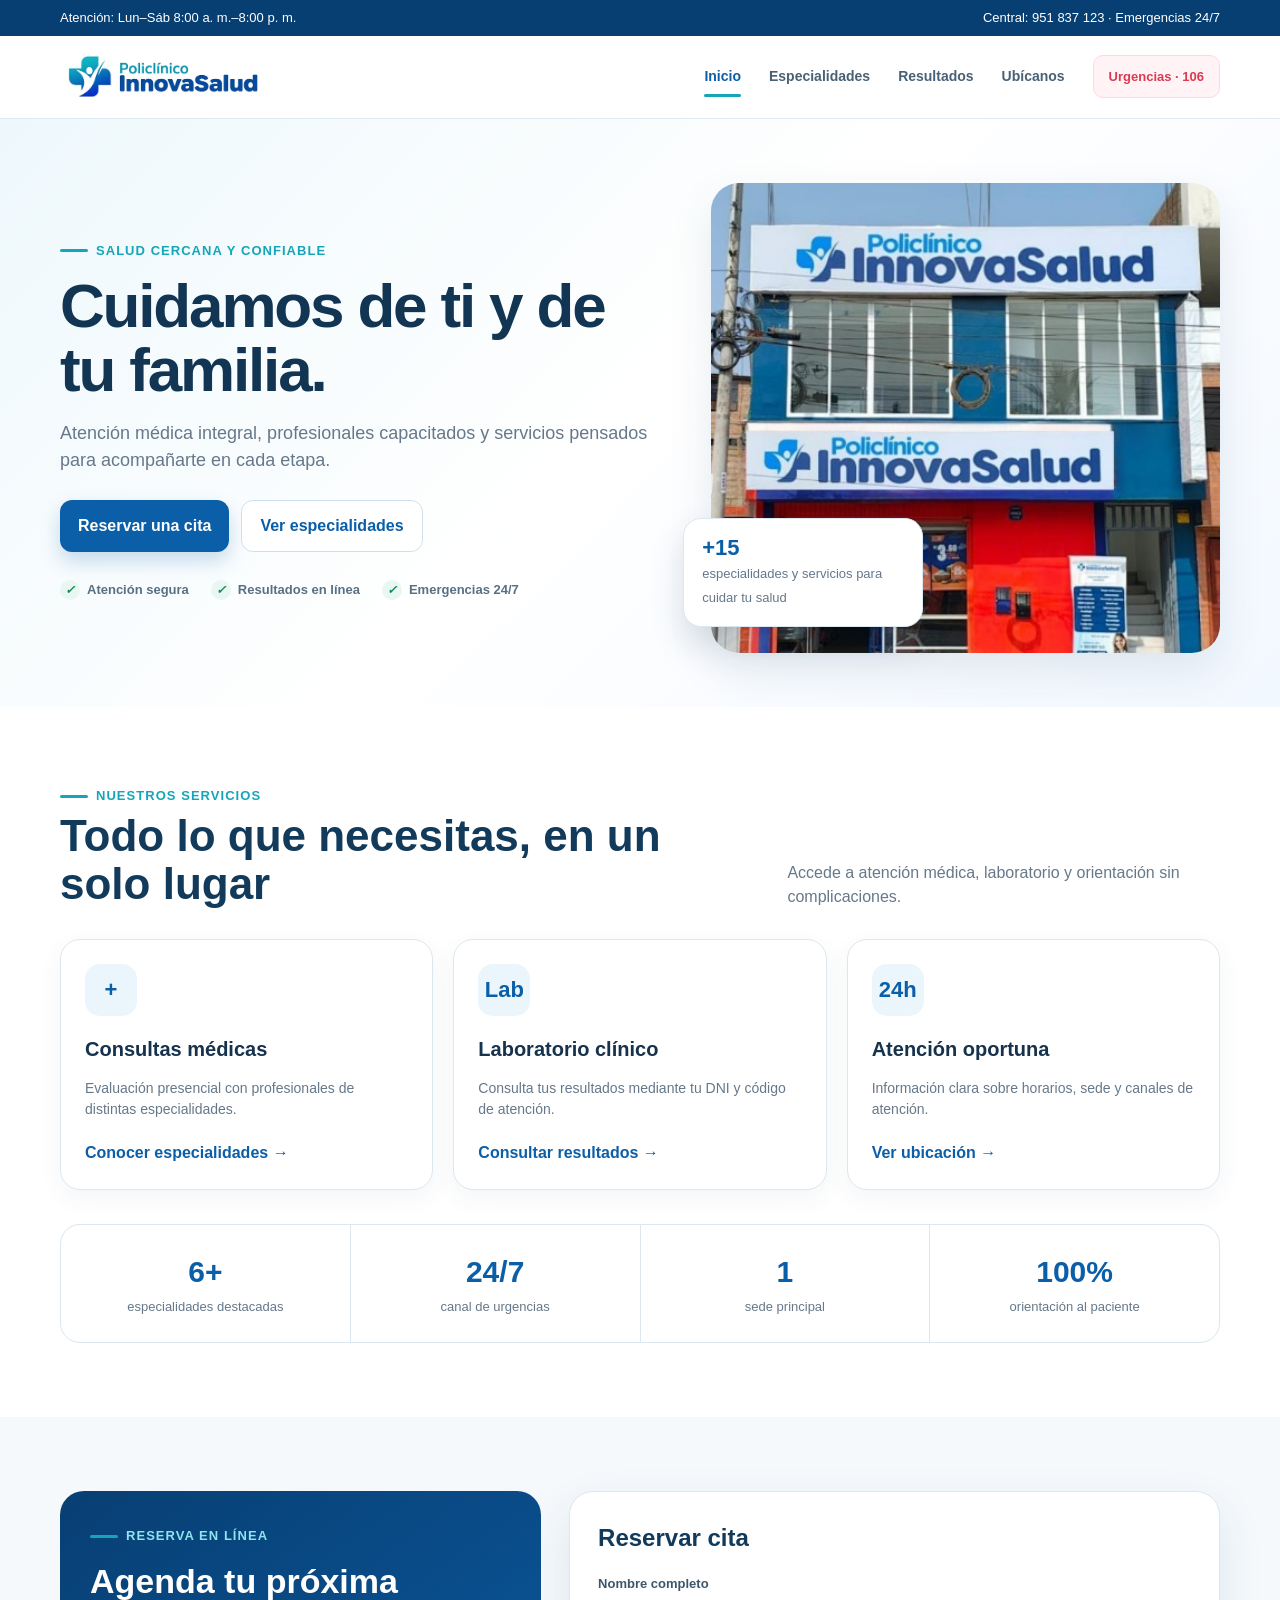
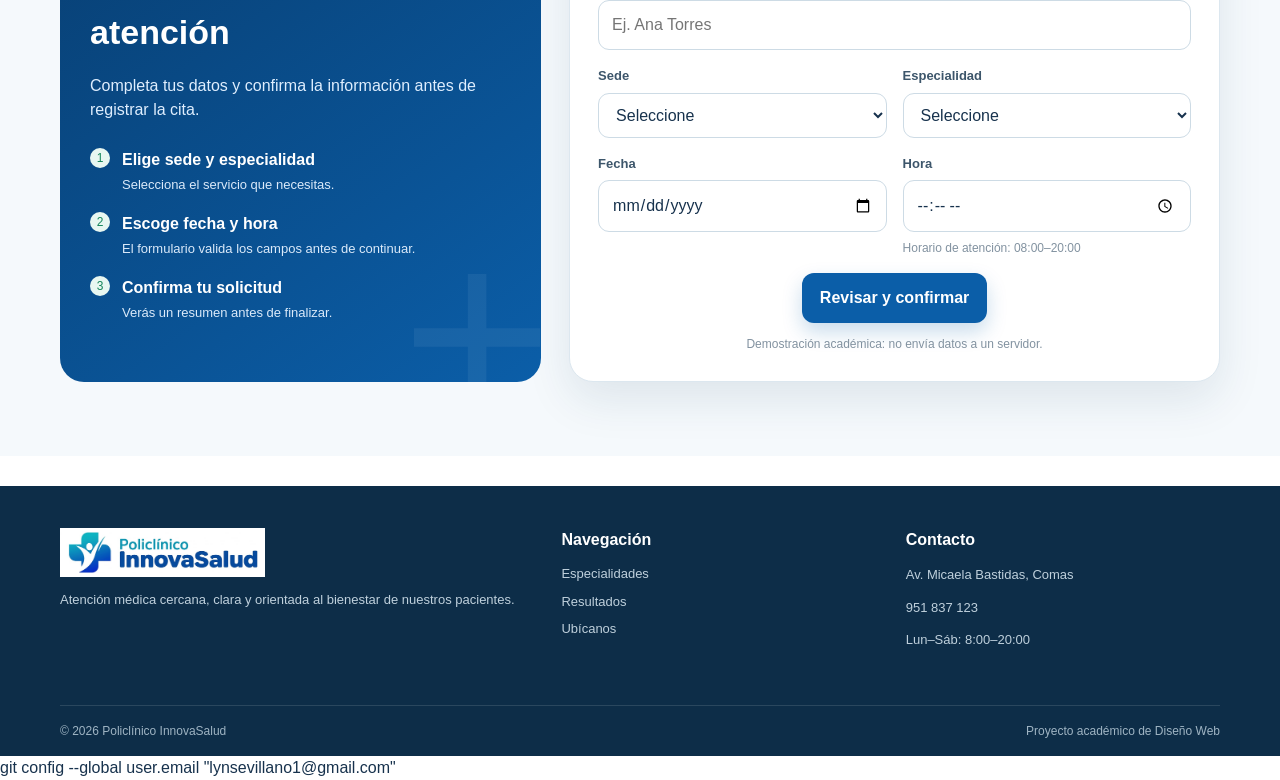
<file: docs/index.html>
<!doctype html>
<html lang="es">
<head>
  <meta charset="utf-8"><meta name="viewport" content="width=device-width,initial-scale=1">
  <meta name="description" content="Policlínico InnovaSalud: consultas médicas, laboratorio y atención integral.">
  <title>InnovaSalud | Cuidamos de ti</title>
  <link rel="icon" href="images/favicon.ico"><link rel="stylesheet" href="css/estilos.css">
</head>
<body>
<div class="topbar"><div class="container"><span>Atención: Lun–Sáb 8:00 a. m.–8:00 p. m.</span><span>Central: 951 837 123 · Emergencias 24/7</span></div></div>
<header class="site-header"><div class="container header-row">
  <a class="brand" href="index.html"><img class="logo" src="images/2440c59b-79b4-4a6a-9def-8b9b01d9d126.jpg" alt="Policlínico InnovaSalud"></a>
  <button class="menu-btn" aria-label="Abrir menú" aria-expanded="false">☰</button>
  <nav class="nav"><a class="activo" href="index.html">Inicio</a><a href="especialidades.html">Especialidades</a><a href="resultados.html">Resultados</a><a href="ubicanos.html">Ubícanos</a></nav>
  <span class="header-cta header-cta-static" aria-label="Urgencias 106">Urgencias · 106</span>
</div></header>

<main>
<section class="hero"><div class="container hero-grid">
  <div>
    <span class="kicker">Salud cercana y confiable</span>
    <h1>Cuidamos de ti y de tu familia.</h1>
    <p class="lead">Atención médica integral, profesionales capacitados y servicios pensados para acompañarte en cada etapa.</p>
    <div class="hero-actions"><a class="btn btn-primary" href="#reservar">Reservar una cita</a><a class="btn btn-secondary" href="especialidades.html">Ver especialidades</a></div>
    <div class="trust-row"><span class="trust-item"><i class="check">✓</i>Atención segura</span><span class="trust-item"><i class="check">✓</i>Resultados en línea</span><span class="trust-item"><i class="check">✓</i>Emergencias 24/7</span></div>
  </div>
  <div class="hero-media"><img class="hero-photo" src="images/1.jpg" alt="Sede del Policlínico InnovaSalud"><div class="floating-card"><strong>+15</strong><span>especialidades y servicios para cuidar tu salud</span></div></div>
</div></section>

<section class="section"><div class="container">
  <div class="section-head"><div><span class="kicker">Nuestros servicios</span><h2>Todo lo que necesitas, en un solo lugar</h2></div><p>Accede a atención médica, laboratorio y orientación sin complicaciones.</p></div>
  <div class="cards-3">
    <article class="service-card"><div class="icon-box">+</div><h3>Consultas médicas</h3><p>Evaluación presencial con profesionales de distintas especialidades.</p><a class="text-link" href="especialidades.html">Conocer especialidades →</a></article>
    <article class="service-card"><div class="icon-box">Lab</div><h3>Laboratorio clínico</h3><p>Consulta tus resultados mediante tu DNI y código de atención.</p><a class="text-link" href="resultados.html">Consultar resultados →</a></article>
    <article class="service-card"><div class="icon-box">24h</div><h3>Atención oportuna</h3><p>Información clara sobre horarios, sede y canales de atención.</p><a class="text-link" href="ubicanos.html">Ver ubicación →</a></article>
  </div>
  <div class="metrics"><div class="metric"><strong>6+</strong><span>especialidades destacadas</span></div><div class="metric"><strong>24/7</strong><span>canal de urgencias</span></div><div class="metric"><strong>1</strong><span>sede principal</span></div><div class="metric"><strong>100%</strong><span>orientación al paciente</span></div></div>
</div></section>

<section id="reservar" class="section section-soft"><div class="container booking-wrap">
  <div class="booking-info"><span class="kicker" style="color:#8ee5ee">Reserva en línea</span><h2>Agenda tu próxima atención</h2><p>Completa tus datos y confirma la información antes de registrar la cita.</p><div class="booking-points"><div class="booking-point"><div class="check">1</div><div><b>Elige sede y especialidad</b><span>Selecciona el servicio que necesitas.</span></div></div><div class="booking-point"><div class="check">2</div><div><b>Escoge fecha y hora</b><span>El formulario valida los campos antes de continuar.</span></div></div><div class="booking-point"><div class="check">3</div><div><b>Confirma tu solicitud</b><span>Verás un resumen antes de finalizar.</span></div></div></div></div>
  <div class="form-card"><h2>Reservar cita</h2><form id="formReserva" class="form-grid">
    <div class="field full"><label for="nombre">Nombre completo</label><input id="nombre" name="nombre" autocomplete="name" placeholder="Ej. Ana Torres" required minlength="3"></div>
    <div class="field"><label for="sede">Sede</label><select id="sede" name="sede" required><option value="">Seleccione</option><option>Sede Comas</option></select></div>
    <div class="field"><label for="especialidadCita">Especialidad</label><select id="especialidadCita" name="especialidad" required><option value="">Seleccione</option><option>Medicina General</option><option>Pediatría</option><option>Odontología</option><option>Cardiología</option><option>Traumatología</option><option>Ginecología</option></select></div>
    <div class="field"><label for="fechaCita">Fecha</label><input id="fechaCita" name="fecha" type="date" required></div>
    <div class="field"><label for="horaCita">Hora</label><input id="horaCita" name="hora" type="time" min="08:00" max="20:00" required><span class="helper">Horario de atención: 08:00–20:00</span></div>
    <div class="field full form-actions"><button class="btn btn-primary" type="submit">Revisar y confirmar</button><span class="helper">Demostración académica: no envía datos a un servidor.</span></div>
  </form></div>
</div></section>
</main>

<footer><div class="container footer-grid"><div><img class="logo" src="images/2440c59b-79b4-4a6a-9def-8b9b01d9d126.jpg" alt="InnovaSalud"><p>Atención médica cercana, clara y orientada al bienestar de nuestros pacientes.</p></div><div><h4>Navegación</h4><div class="footer-links"><a href="especialidades.html">Especialidades</a><a href="resultados.html">Resultados</a><a href="ubicanos.html">Ubícanos</a></div></div><div><h4>Contacto</h4><p>Av. Micaela Bastidas, Comas</p><p>951 837 123</p><p>Lun–Sáb: 8:00–20:00</p></div></div><div class="container footer-bottom"><span>© 2026 Policlínico InnovaSalud</span><span>Proyecto académico de Diseño Web</span></div></footer>

<div id="appointmentModal" class="modal-backdrop" role="dialog" aria-modal="true" aria-labelledby="modalTitle"><div class="modal"><h3 id="modalTitle">Confirma tu cita</h3><p>Revisa los datos antes de registrar la solicitud.</p><div id="appointmentSummary" class="summary"></div><div class="modal-actions"><button id="cancelAppointment" class="btn btn-secondary" type="button">Editar</button><button id="confirmAppointment" class="btn btn-primary" type="button">Confirmar cita</button></div></div></div>
<script src="js/script.js"></script>
</body></html>
git config --global user.email "lynsevillano1@gmail.com"
</file>
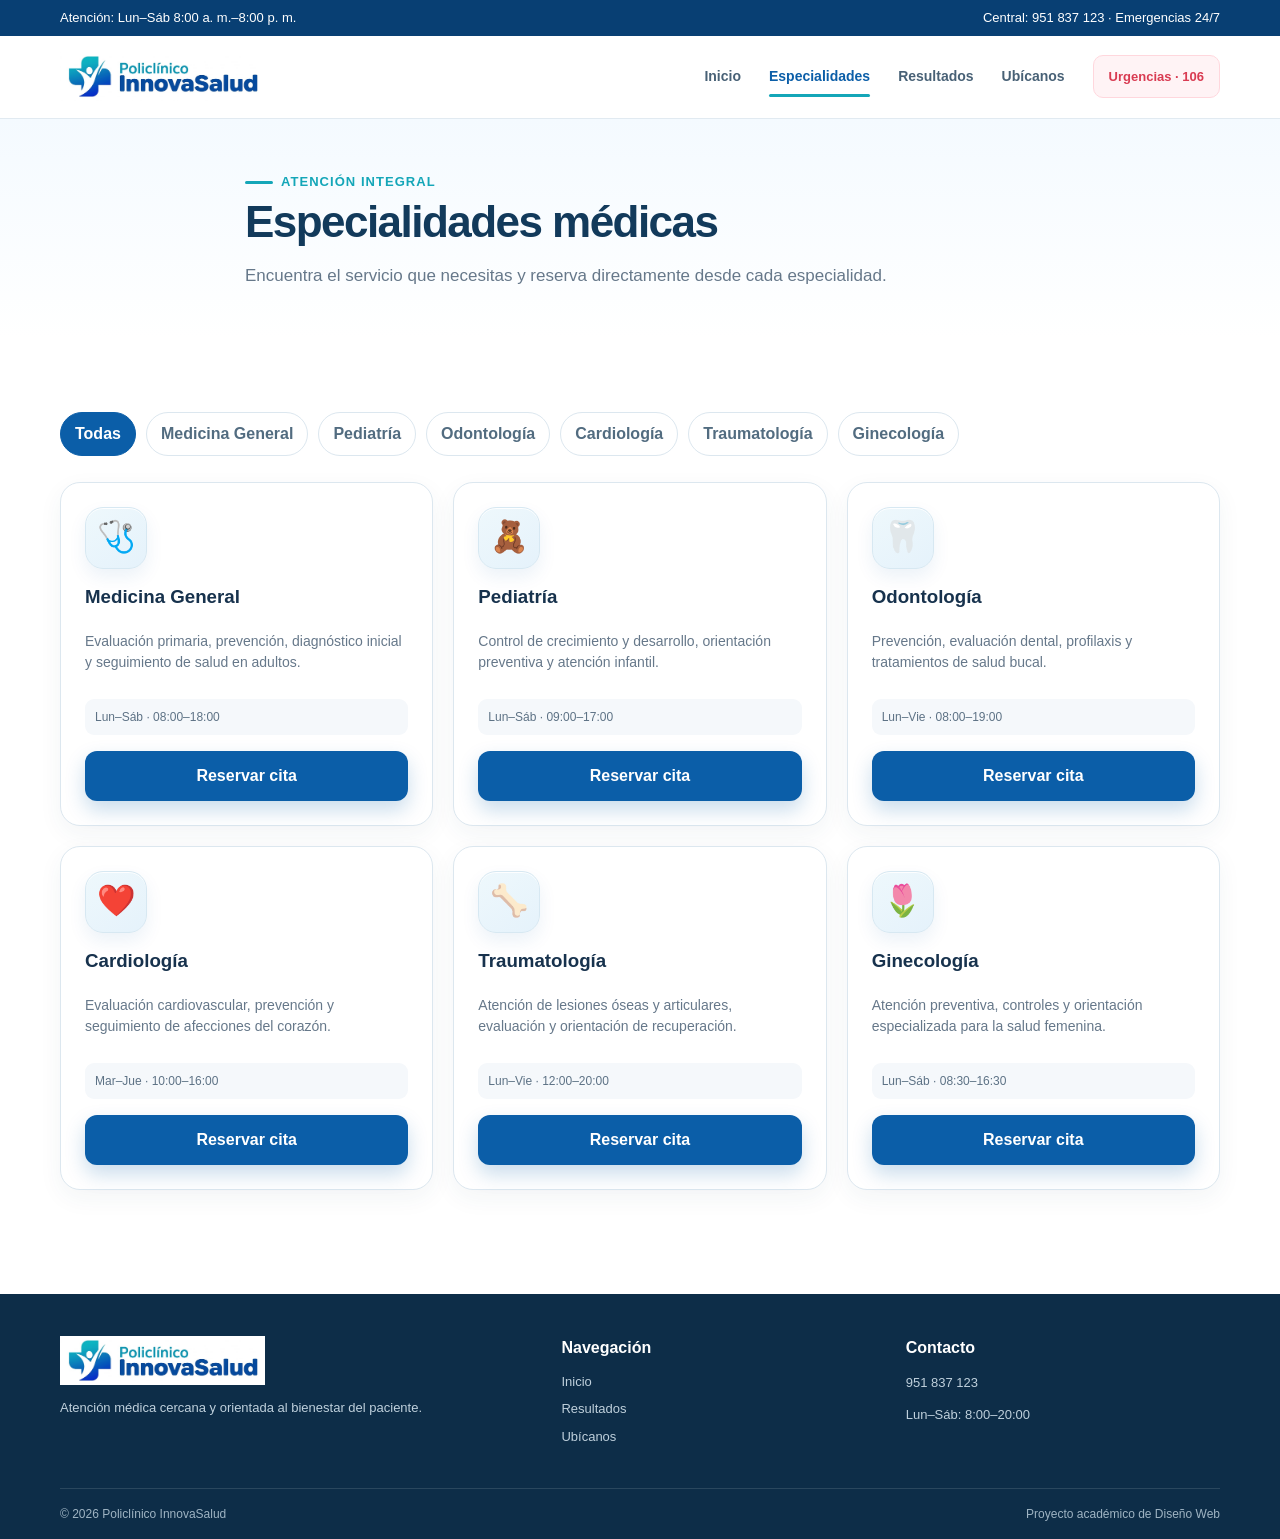
<file: docs/especialidades.html>
<!doctype html><html lang="es"><head><meta charset="utf-8"><meta name="viewport" content="width=device-width,initial-scale=1"><meta name="description" content="Especialidades médicas de InnovaSalud"><title>InnovaSalud | Especialidades</title><link rel="icon" href="images/favicon.ico"><link rel="stylesheet" href="css/estilos.css"></head><body>
<div class="topbar"><div class="container"><span>Atención: Lun–Sáb 8:00 a. m.–8:00 p. m.</span><span>Central: 951 837 123 · Emergencias 24/7</span></div></div>
<header class="site-header"><div class="container header-row"><a class="brand" href="index.html"><img class="logo" src="images/2440c59b-79b4-4a6a-9def-8b9b01d9d126.jpg" alt="InnovaSalud"></a><button class="menu-btn" aria-label="Abrir menú" aria-expanded="false">☰</button><nav class="nav"><a href="index.html">Inicio</a><a class="activo" href="especialidades.html">Especialidades</a><a href="resultados.html">Resultados</a><a href="ubicanos.html">Ubícanos</a></nav><span class="header-cta header-cta-static" aria-label="Urgencias 106">Urgencias · 106</span></div></header>
<main><section class="page-hero"><div class="container page-head"><span class="kicker">Atención integral</span><h1>Especialidades médicas</h1><p>Encuentra el servicio que necesitas y reserva directamente desde cada especialidad.</p></div></section>
<section class="section"><div class="container"><div class="filters"><button class="filter activo" data-specialty="all">Todas</button><button class="filter" data-specialty="general">Medicina General</button><button class="filter" data-specialty="pediatria">Pediatría</button><button class="filter" data-specialty="odontologia">Odontología</button><button class="filter" data-specialty="cardiologia">Cardiología</button><button class="filter" data-specialty="traumatologia">Traumatología</button><button class="filter" data-specialty="ginecologia">Ginecología</button></div>
<div class="specialties">
<article class="card specialty" data-type="general"><div class="icon-box specialty-icon" aria-hidden="true">🩺</div><h3>Medicina General</h3><p>Evaluación primaria, prevención, diagnóstico inicial y seguimiento de salud en adultos.</p><div class="schedule">Lun–Sáb · 08:00–18:00</div><a class="btn btn-primary" data-book="Medicina General" href="index.html#reservar">Reservar cita</a></article>
<article class="card specialty" data-type="pediatria"><div class="icon-box specialty-icon" aria-hidden="true">🧸</div><h3>Pediatría</h3><p>Control de crecimiento y desarrollo, orientación preventiva y atención infantil.</p><div class="schedule">Lun–Sáb · 09:00–17:00</div><a class="btn btn-primary" data-book="Pediatría" href="index.html#reservar">Reservar cita</a></article>
<article class="card specialty" data-type="odontologia"><div class="icon-box specialty-icon" aria-hidden="true">🦷</div><h3>Odontología</h3><p>Prevención, evaluación dental, profilaxis y tratamientos de salud bucal.</p><div class="schedule">Lun–Vie · 08:00–19:00</div><a class="btn btn-primary" data-book="Odontología" href="index.html#reservar">Reservar cita</a></article>
<article class="card specialty" data-type="cardiologia"><div class="icon-box specialty-icon" aria-hidden="true">❤️</div><h3>Cardiología</h3><p>Evaluación cardiovascular, prevención y seguimiento de afecciones del corazón.</p><div class="schedule">Mar–Jue · 10:00–16:00</div><a class="btn btn-primary" data-book="Cardiología" href="index.html#reservar">Reservar cita</a></article>
<article class="card specialty" data-type="traumatologia"><div class="icon-box specialty-icon" aria-hidden="true">🦴</div><h3>Traumatología</h3><p>Atención de lesiones óseas y articulares, evaluación y orientación de recuperación.</p><div class="schedule">Lun–Vie · 12:00–20:00</div><a class="btn btn-primary" data-book="Traumatología" href="index.html#reservar">Reservar cita</a></article>
<article class="card specialty" data-type="ginecologia"><div class="icon-box specialty-icon" aria-hidden="true">🌷</div><h3>Ginecología</h3><p>Atención preventiva, controles y orientación especializada para la salud femenina.</p><div class="schedule">Lun–Sáb · 08:30–16:30</div><a class="btn btn-primary" data-book="Ginecología" href="index.html#reservar">Reservar cita</a></article>
</div></div></section></main>
<footer><div class="container footer-grid"><div><img class="logo" src="images/2440c59b-79b4-4a6a-9def-8b9b01d9d126.jpg" alt="InnovaSalud"><p>Atención médica cercana y orientada al bienestar del paciente.</p></div><div><h4>Navegación</h4><div class="footer-links"><a href="index.html">Inicio</a><a href="resultados.html">Resultados</a><a href="ubicanos.html">Ubícanos</a></div></div><div><h4>Contacto</h4><p>951 837 123</p><p>Lun–Sáb: 8:00–20:00</p></div></div><div class="container footer-bottom"><span>© 2026 Policlínico InnovaSalud</span><span>Proyecto académico de Diseño Web</span></div></footer>
<script src="js/script.js"></script></body></html>
</file>
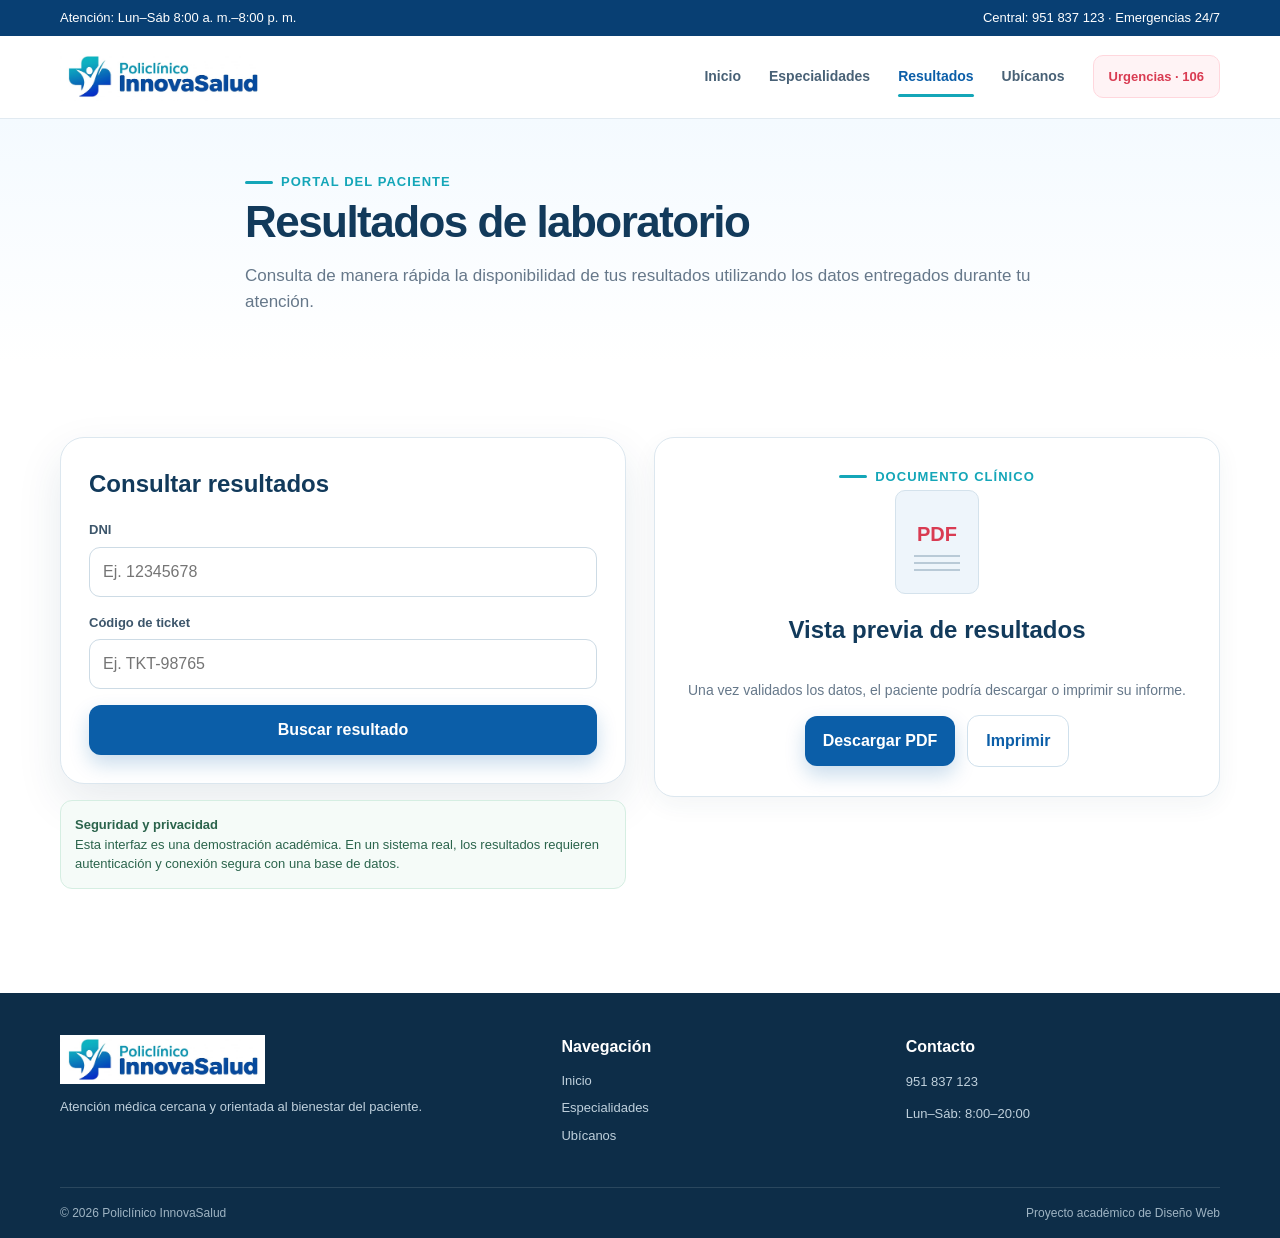
<file: docs/resultados.html>
<!doctype html><html lang="es"><head><meta charset="utf-8"><meta name="viewport" content="width=device-width,initial-scale=1"><meta name="description" content="Consulta de resultados de laboratorio InnovaSalud"><title>InnovaSalud | Resultados</title><link rel="icon" href="images/favicon.ico"><link rel="stylesheet" href="css/estilos.css"></head><body>
<div class="topbar"><div class="container"><span>Atención: Lun–Sáb 8:00 a. m.–8:00 p. m.</span><span>Central: 951 837 123 · Emergencias 24/7</span></div></div>
<header class="site-header"><div class="container header-row"><a class="brand" href="index.html"><img class="logo" src="images/2440c59b-79b4-4a6a-9def-8b9b01d9d126.jpg" alt="InnovaSalud"></a><button class="menu-btn" aria-label="Abrir menú" aria-expanded="false">☰</button><nav class="nav"><a href="index.html">Inicio</a><a href="especialidades.html">Especialidades</a><a class="activo" href="resultados.html">Resultados</a><a href="ubicanos.html">Ubícanos</a></nav><span class="header-cta header-cta-static" aria-label="Urgencias 106">Urgencias · 106</span></div></header>
<main><section class="page-hero"><div class="container page-head"><span class="kicker">Portal del paciente</span><h1>Resultados de laboratorio</h1><p>Consulta de manera rápida la disponibilidad de tus resultados utilizando los datos entregados durante tu atención.</p></div></section>
<section class="section"><div class="container results-grid"><div><div class="form-card"><h2>Consultar resultados</h2><form id="formResultados" class="form-grid"><div class="field full"><label for="dni">DNI</label><input id="dni" inputmode="numeric" maxlength="8" placeholder="Ej. 12345678" required pattern="[0-9]{8}"></div><div class="field full"><label for="ticket">Código de ticket</label><input id="ticket" placeholder="Ej. TKT-98765" required minlength="6"></div><div class="field full"><button class="btn btn-primary" type="submit">Buscar resultado</button></div></form><div id="resultState" class="result-state" aria-live="polite"></div></div><div class="security"><strong>Seguridad y privacidad</strong><br>Esta interfaz es una demostración académica. En un sistema real, los resultados requieren autenticación y conexión segura con una base de datos.</div></div>
<div class="card document-card"><span class="kicker">Documento clínico</span><div class="doc-icon"></div><h2>Vista previa de resultados</h2><p>Una vez validados los datos, el paciente podría descargar o imprimir su informe.</p><div class="form-actions"><button id="downloadResult" class="btn btn-primary" type="button" disabled>Descargar PDF</button><button class="btn btn-secondary" type="button" onclick="window.print()">Imprimir</button></div></div></div></section></main>
<footer><div class="container footer-grid"><div><img class="logo" src="images/2440c59b-79b4-4a6a-9def-8b9b01d9d126.jpg" alt="InnovaSalud"><p>Atención médica cercana y orientada al bienestar del paciente.</p></div><div><h4>Navegación</h4><div class="footer-links"><a href="index.html">Inicio</a><a href="especialidades.html">Especialidades</a><a href="ubicanos.html">Ubícanos</a></div></div><div><h4>Contacto</h4><p>951 837 123</p><p>Lun–Sáb: 8:00–20:00</p></div></div><div class="container footer-bottom"><span>© 2026 Policlínico InnovaSalud</span><span>Proyecto académico de Diseño Web</span></div></footer>
<script src="js/script.js"></script></body></html>
</file>
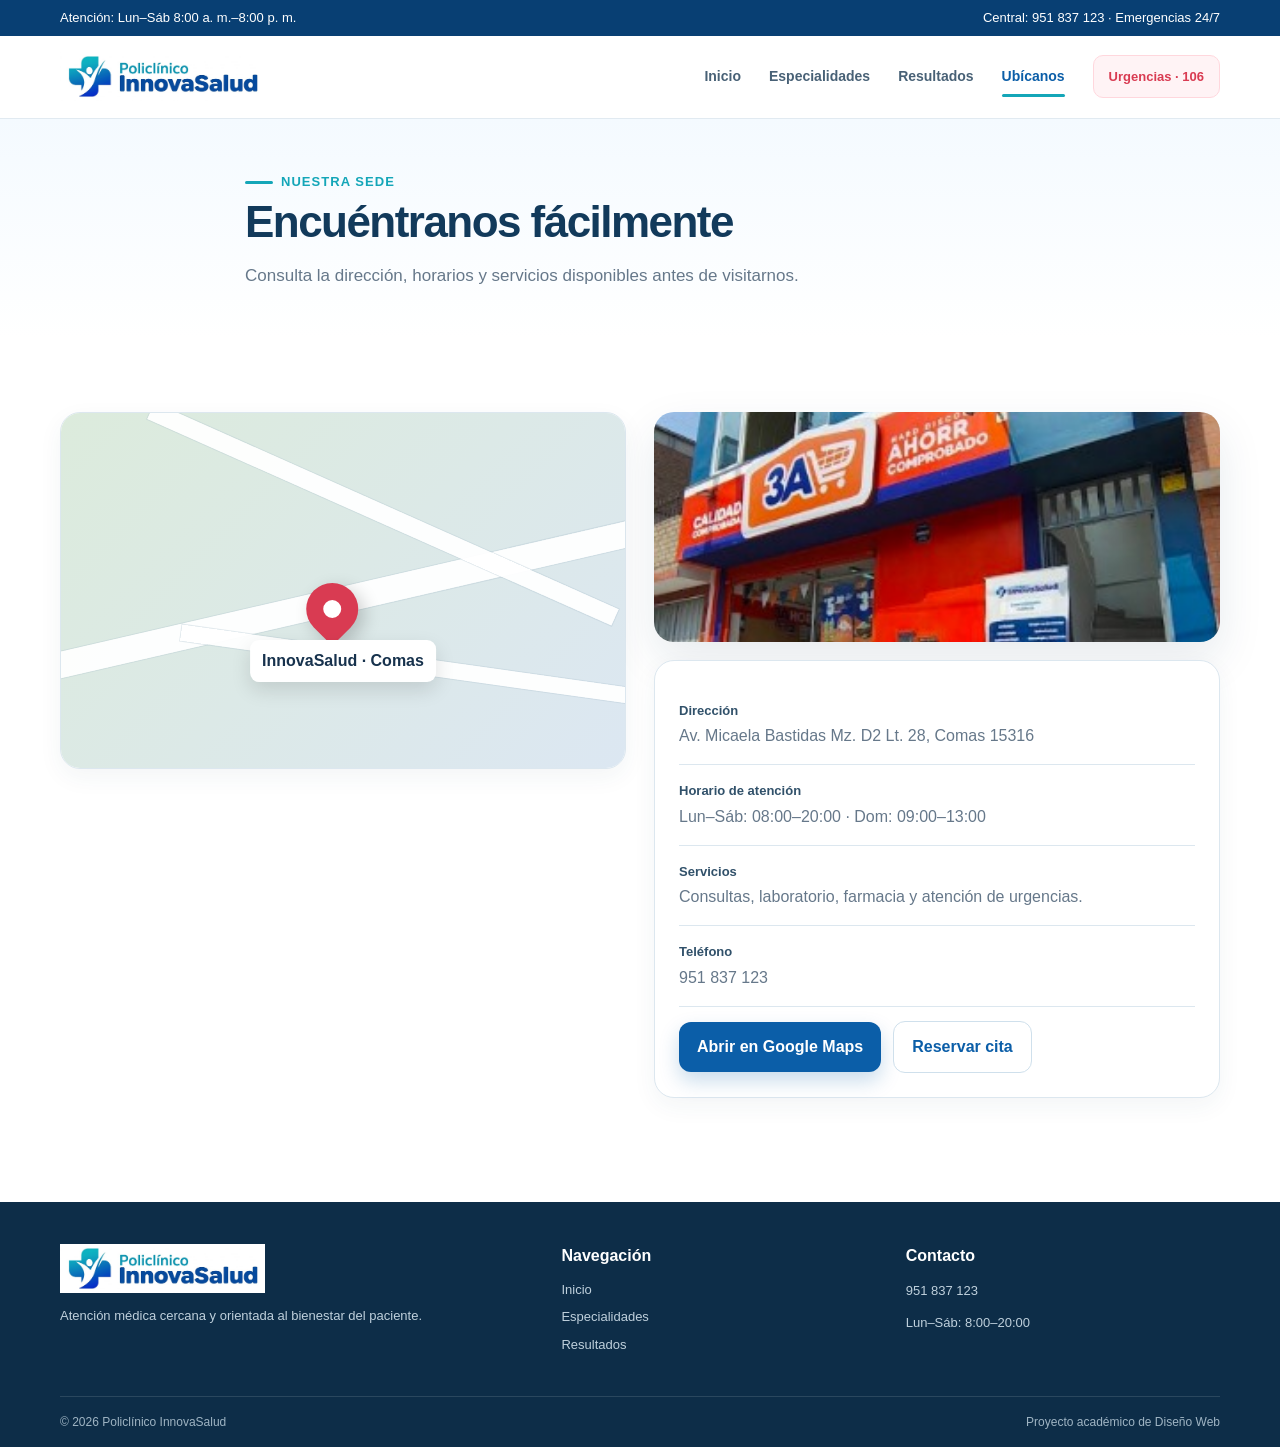
<file: docs/ubicanos.html>
<!doctype html><html lang="es"><head><meta charset="utf-8"><meta name="viewport" content="width=device-width,initial-scale=1"><meta name="description" content="Ubicación de InnovaSalud"><title>InnovaSalud | Ubícanos</title><link rel="icon" href="images/favicon.ico"><link rel="stylesheet" href="css/estilos.css"></head><body>
<div class="topbar"><div class="container"><span>Atención: Lun–Sáb 8:00 a. m.–8:00 p. m.</span><span>Central: 951 837 123 · Emergencias 24/7</span></div></div>
<header class="site-header"><div class="container header-row"><a class="brand" href="index.html"><img class="logo" src="images/2440c59b-79b4-4a6a-9def-8b9b01d9d126.jpg" alt="InnovaSalud"></a><button class="menu-btn" aria-label="Abrir menú" aria-expanded="false">☰</button><nav class="nav"><a href="index.html">Inicio</a><a href="especialidades.html">Especialidades</a><a href="resultados.html">Resultados</a><a class="activo" href="ubicanos.html">Ubícanos</a></nav><span class="header-cta header-cta-static" aria-label="Urgencias 106">Urgencias · 106</span></div></header>
<main><section class="page-hero"><div class="container page-head"><span class="kicker">Nuestra sede</span><h1>Encuéntranos fácilmente</h1><p>Consulta la dirección, horarios y servicios disponibles antes de visitarnos.</p></div></section>
<section class="section"><div class="container location-grid"><div class="card location-card"><div class="map-art"><div class="road one"></div><div class="road two"></div><div class="road three"></div><div class="map-pin"></div><div class="map-label">InnovaSalud · Comas</div></div></div>
<div><img class="hero-photo" style="height:230px;border-radius:20px;margin-bottom:18px" src="images/3.jpg" alt="Sede de InnovaSalud"><div class="card info-list"><div class="info-row"><strong>Dirección</strong><span>Av. Micaela Bastidas Mz. D2 Lt. 28, Comas 15316</span></div><div class="info-row"><strong>Horario de atención</strong><span>Lun–Sáb: 08:00–20:00 · Dom: 09:00–13:00</span></div><div class="info-row"><strong>Servicios</strong><span>Consultas, laboratorio, farmacia y atención de urgencias.</span></div><div class="info-row"><strong>Teléfono</strong><span>951 837 123</span></div><div class="form-actions" style="padding-top:14px"><a class="btn btn-primary" href="https://www.google.com/maps/search/?api=1&query=Av.+Micaela+Bastidas+Comas+Lima" target="_blank" rel="noopener">Abrir en Google Maps</a><a class="btn btn-secondary" href="index.html#reservar">Reservar cita</a></div></div></div></div></section></main>
<footer><div class="container footer-grid"><div><img class="logo" src="images/2440c59b-79b4-4a6a-9def-8b9b01d9d126.jpg" alt="InnovaSalud"><p>Atención médica cercana y orientada al bienestar del paciente.</p></div><div><h4>Navegación</h4><div class="footer-links"><a href="index.html">Inicio</a><a href="especialidades.html">Especialidades</a><a href="resultados.html">Resultados</a></div></div><div><h4>Contacto</h4><p>951 837 123</p><p>Lun–Sáb: 8:00–20:00</p></div></div><div class="container footer-bottom"><span>© 2026 Policlínico InnovaSalud</span><span>Proyecto académico de Diseño Web</span></div></footer>
<script src="js/script.js"></script></body></html>
</file>
<file: docs/css/estilos.css>
:root{
  --primary:#0b5ea8;
  --primary-dark:#083f73;
  --secondary:#14a6b8;
  --accent:#ffb703;
  --danger:#d93b52;
  --ink:#17324d;
  --muted:#66788a;
  --surface:#ffffff;
  --soft:#f5f9fc;
  --line:#dce7ef;
  --success:#16865b;
  --shadow:0 18px 45px rgba(18,55,91,.10);
}
*{box-sizing:border-box}
html{scroll-behavior:smooth}
body{margin:0;font-family:Inter,Segoe UI,Arial,sans-serif;color:var(--ink);background:var(--surface);line-height:1.5}
a{text-decoration:none;color:inherit}
button,input,select{font:inherit}
img{max-width:100%;display:block}
.container{width:min(1160px,calc(100% - 40px));margin:auto}
.topbar{background:var(--primary-dark);color:#fff;font-size:13px}
.topbar .container{display:flex;justify-content:space-between;gap:20px;padding:8px 0}
.topbar a{opacity:.95}.topbar a:hover{opacity:1;text-decoration:underline}
.site-header{position:sticky;top:0;z-index:50;background:rgba(255,255,255,.96);backdrop-filter:blur(12px);border-bottom:1px solid rgba(220,231,239,.85)}
.header-row{height:82px;display:flex;align-items:center;gap:28px}
.brand{display:flex;align-items:center;gap:12px;min-width:230px}
.logo{width:205px;max-height:62px;object-fit:contain}
.nav{margin-left:auto;display:flex;align-items:center;gap:28px;font-size:14px;font-weight:700}
.nav a{position:relative;padding:30px 0;color:#486176}
.nav a:after{content:"";position:absolute;left:0;right:0;bottom:20px;height:3px;border-radius:999px;background:var(--secondary);transform:scaleX(0);transition:.2s}
.nav a:hover,.nav a.activo{color:var(--primary)}
.nav a:hover:after,.nav a.activo:after{transform:scaleX(1)}
.header-cta{padding:11px 15px;border-radius:10px;background:#fff3f5;color:var(--danger);font-weight:800;font-size:13px;border:1px solid #ffd7dd;white-space:nowrap}
.menu-btn{display:none;border:0;background:#eef6fb;color:var(--primary);width:44px;height:44px;border-radius:10px;font-size:22px;cursor:pointer}
.hero{background:linear-gradient(135deg,#eef8fc 0%,#ffffff 50%,#f2f8ff 100%);padding:64px 0 54px;overflow:hidden}
.hero-grid{display:grid;grid-template-columns:1.08fr .92fr;gap:54px;align-items:center}
.kicker{display:inline-flex;align-items:center;gap:8px;color:var(--secondary);font-size:13px;font-weight:800;letter-spacing:.08em;text-transform:uppercase}
.kicker:before{content:"";width:28px;height:3px;border-radius:999px;background:var(--secondary)}
h1{font-size:clamp(38px,5vw,62px);line-height:1.03;letter-spacing:-.035em;margin:14px 0 18px;color:#113552}
.lead{font-size:18px;color:var(--muted);max-width:600px;margin:0 0 26px}
.hero-actions{display:flex;gap:12px;flex-wrap:wrap;margin-bottom:28px}
.btn{border:0;border-radius:12px;padding:13px 18px;display:inline-flex;align-items:center;justify-content:center;gap:8px;font-weight:800;cursor:pointer;transition:.2s;min-height:46px}
.btn:hover{transform:translateY(-1px)}
.btn-primary{background:var(--primary);color:#fff;box-shadow:0 9px 20px rgba(11,94,168,.22)}
.btn-primary:hover{background:#084f8e}
.btn-secondary{background:#fff;color:var(--primary);border:1px solid #cfe0ec}
.btn-danger{background:var(--danger);color:#fff}
.trust-row{display:flex;gap:22px;flex-wrap:wrap;color:#587083;font-size:13px;font-weight:700}
.trust-item{display:flex;align-items:center;gap:7px}
.check{width:20px;height:20px;display:grid;place-items:center;border-radius:50%;background:#e8f7f1;color:var(--success);font-size:12px}
.hero-media{position:relative}
.hero-photo{width:100%;height:470px;object-fit:cover;border-radius:28px;box-shadow:var(--shadow)}
.floating-card{position:absolute;left:-28px;bottom:26px;background:#fff;border:1px solid var(--line);border-radius:18px;padding:17px 18px;box-shadow:0 16px 35px rgba(22,55,83,.15);max-width:240px}
.floating-card strong{display:block;font-size:22px;color:var(--primary);line-height:1.1}.floating-card span{font-size:13px;color:var(--muted)}
.section{padding:74px 0}.section-soft{background:var(--soft)}
.section-head{display:flex;justify-content:space-between;gap:30px;align-items:end;margin-bottom:30px}
.section-head h2,.page-head h1{margin:6px 0 0;font-size:clamp(30px,4vw,44px);line-height:1.1;color:#123a5b}
.section-head p{max-width:520px;margin:0;color:var(--muted)}
.cards-3{display:grid;grid-template-columns:repeat(3,1fr);gap:20px}
.service-card,.card{background:#fff;border:1px solid var(--line);border-radius:20px;padding:24px;box-shadow:0 8px 24px rgba(30,66,96,.055)}
.service-card{transition:.2s}.service-card:hover{transform:translateY(-4px);box-shadow:var(--shadow)}
.icon-box{width:52px;height:52px;border-radius:15px;background:#eaf6fb;color:var(--primary);display:grid;place-items:center;font-weight:900;font-size:22px;margin-bottom:18px}
.service-card h3{margin:0 0 8px;font-size:20px}.service-card p,.card p{color:var(--muted);font-size:14px}
.text-link{display:inline-flex;gap:6px;color:var(--primary);font-weight:800;margin-top:7px}
.booking-wrap{display:grid;grid-template-columns:.85fr 1.15fr;gap:28px;align-items:stretch}
.booking-info{border-radius:24px;padding:30px;background:linear-gradient(145deg,var(--primary-dark),var(--primary));color:#fff;position:relative;overflow:hidden}
.booking-info:after{content:"+";position:absolute;right:-12px;bottom:-82px;font-size:260px;line-height:1;color:rgba(255,255,255,.06);font-weight:200}
.booking-info h2{font-size:34px;margin:10px 0 12px}.booking-info p{color:#dfeefe}
.booking-points{display:grid;gap:16px;margin-top:26px}.booking-point{display:flex;gap:12px;align-items:flex-start}.booking-point b{display:block}.booking-point span{font-size:13px;color:#dbeafa}
.form-card{background:#fff;border:1px solid var(--line);border-radius:24px;padding:28px;box-shadow:var(--shadow)}
.form-card h2,.card h2{margin:0 0 18px;color:#123a5b}
.form-grid{display:grid;grid-template-columns:1fr 1fr;gap:16px}
.field{display:flex;flex-direction:column;gap:7px}.field.full{grid-column:1/-1}.field label{font-size:13px;font-weight:800;color:#3d566b}
.field input,.field select{width:100%;border:1px solid #cddbe5;border-radius:11px;padding:12px 13px;outline:none;background:#fff;color:var(--ink);transition:.2s}
.field input:focus,.field select:focus{border-color:var(--secondary);box-shadow:0 0 0 3px rgba(20,166,184,.12)}
.helper{font-size:12px;color:#8292a0}.form-actions{display:flex;align-items:center;gap:12px;flex-wrap:wrap}
.metrics{display:grid;grid-template-columns:repeat(4,1fr);gap:1px;background:var(--line);border:1px solid var(--line);border-radius:20px;overflow:hidden;margin-top:34px}
.metric{background:#fff;padding:24px;text-align:center}.metric strong{display:block;font-size:30px;color:var(--primary)}.metric span{font-size:13px;color:var(--muted)}
.page-hero{padding:48px 0 32px;background:linear-gradient(180deg,#f4faff,#fff)}
.page-head{max-width:790px}.page-head p{color:var(--muted);font-size:17px}
.filters{display:flex;gap:10px;flex-wrap:wrap;margin-bottom:26px}.filter{border:1px solid var(--line);background:#fff;color:#526c80;border-radius:999px;padding:9px 14px;font-weight:800;cursor:pointer}.filter.activo{background:var(--primary);color:#fff;border-color:var(--primary)}
.specialties{display:grid;grid-template-columns:repeat(3,1fr);gap:20px}.specialty{display:flex;flex-direction:column;transition:.22s}.specialty:hover{transform:translateY(-5px);box-shadow:0 18px 38px rgba(18,55,91,.11)}.specialty .icon-box{margin-bottom:14px}.specialty-icon{width:62px;height:62px;border-radius:18px;background:linear-gradient(145deg,#eef8fc,#e5f2fb);border:1px solid #d7e8f2;font-size:31px;box-shadow:inset 0 1px 0 rgba(255,255,255,.9),0 8px 18px rgba(11,94,168,.08)}.specialty h3{margin:0 0 6px}.specialty p{flex:1}.schedule{font-size:12px;color:#5d7285;background:#f5f8fb;padding:9px 10px;border-radius:9px;margin:12px 0 16px}.hidden{display:none!important}
.results-grid,.location-grid{display:grid;grid-template-columns:1fr 1fr;gap:28px;align-items:start}
.security{margin-top:16px;background:#f5fbf8;border:1px solid #d5eee2;color:#2b644c;padding:14px;border-radius:12px;font-size:13px}.result-state{display:none;margin-top:18px;padding:16px;border-radius:12px}.result-state.show{display:block}.result-state.ok{background:#eef9f3;color:#256a48;border:1px solid #d5eee2}.result-state.error{background:#fff2f4;color:#8d3040;border:1px solid #ffd9df}
.document-card{text-align:center;min-height:360px;display:flex;flex-direction:column;align-items:center;justify-content:center}.doc-icon{width:84px;height:104px;border-radius:10px;background:#eef5fb;border:1px solid #d4e2ec;position:relative;margin:4px auto 18px}.doc-icon:before{content:"PDF";position:absolute;left:50%;top:42%;transform:translate(-50%,-50%);font-weight:900;color:var(--danger);font-size:20px}.doc-icon:after{content:"";position:absolute;left:18px;right:18px;bottom:18px;height:20px;background:repeating-linear-gradient(to bottom,#b9cad7 0 2px,transparent 2px 7px)}
.location-card{overflow:hidden;padding:0}.map-art{height:355px;background:linear-gradient(135deg,#dcebdc,#dce7f2);position:relative;overflow:hidden}.road{position:absolute;background:rgba(255,255,255,.95);box-shadow:0 0 0 1px rgba(174,194,207,.35)}.road.one{width:130%;height:26px;left:-12%;top:48%;transform:rotate(-13deg)}.road.two{width:90%;height:18px;left:12%;top:26%;transform:rotate(24deg)}.road.three{width:85%;height:16px;left:21%;top:69%;transform:rotate(8deg)}
.map-pin{position:absolute;left:50%;top:48%;transform:translate(-50%,-50%);width:52px;height:52px;border-radius:50% 50% 50% 0;background:var(--danger);transform-origin:center;rotate:-45deg;box-shadow:0 8px 18px rgba(0,0,0,.2)}.map-pin:after{content:"";position:absolute;width:18px;height:18px;border-radius:50%;background:#fff;left:17px;top:17px}.map-label{position:absolute;left:50%;top:64%;transform:translateX(-50%);background:#fff;padding:9px 12px;border-radius:9px;font-weight:900;box-shadow:0 8px 20px rgba(0,0,0,.12)}
.info-list{display:grid;gap:0}.info-row{padding:16px 0;border-bottom:1px solid var(--line)}.info-row:last-child{border-bottom:0}.info-row strong{display:block;font-size:13px;color:#31516a;margin-bottom:4px}.info-row span{color:var(--muted)}
footer{background:#0d2d48;color:#dce8f1;margin-top:30px}.footer-grid{display:grid;grid-template-columns:1.2fr .8fr .8fr;gap:30px;padding:42px 0}.footer-grid h4{margin:0 0 12px;color:#fff}.footer-grid p,.footer-grid a{color:#bfd0dc;font-size:13px}.footer-links{display:grid;gap:8px}.footer-bottom{border-top:1px solid rgba(255,255,255,.12);padding:16px 0;font-size:12px;color:#9fb4c3;display:flex;justify-content:space-between;gap:20px;flex-wrap:wrap}
.toast{position:fixed;right:22px;bottom:22px;background:#173b58;color:#fff;padding:13px 16px;border-radius:11px;box-shadow:0 12px 30px rgba(0,0,0,.2);opacity:0;transform:translateY(12px);pointer-events:none;transition:.25s;z-index:100}.toast.show{opacity:1;transform:translateY(0)}
.modal-backdrop{position:fixed;inset:0;background:rgba(8,35,58,.58);display:none;place-items:center;padding:20px;z-index:120}.modal-backdrop.show{display:grid}.modal{width:min(520px,100%);background:#fff;border-radius:22px;padding:28px;box-shadow:0 25px 70px rgba(0,0,0,.25)}.modal h3{margin:0 0 8px;font-size:25px}.modal p{color:var(--muted)}.summary{background:#f5f9fc;border-radius:13px;padding:14px;margin:18px 0;display:grid;gap:7px;font-size:14px}.modal-actions{display:flex;gap:10px;justify-content:flex-end;flex-wrap:wrap}
@media(max-width:900px){
  .header-row{height:auto;padding:14px 0;flex-wrap:wrap}.brand{min-width:0}.menu-btn{display:block;margin-left:auto}.nav{display:none;width:100%;order:4;flex-direction:column;align-items:stretch;gap:0;margin:0}.nav.open{display:flex}.nav a{padding:12px 4px}.nav a:after{bottom:6px}.header-cta{display:none}
  .hero-grid,.booking-wrap,.results-grid,.location-grid{grid-template-columns:1fr}.hero-photo{height:380px}.floating-card{left:18px}.cards-3,.specialties{grid-template-columns:1fr 1fr}.metrics{grid-template-columns:1fr 1fr}.footer-grid{grid-template-columns:1fr 1fr}.footer-grid>div:first-child{grid-column:1/-1}
}
@media(max-width:600px){
  .container{width:min(100% - 26px,1160px)}.topbar .container{justify-content:center}.topbar .container span:last-child{display:none}.logo{width:180px}.hero{padding-top:38px}.hero-grid{gap:30px}.hero-photo{height:300px;border-radius:20px}.floating-card{position:static;margin-top:12px;max-width:none}.section{padding:54px 0}.section-head{align-items:start;flex-direction:column}.cards-3,.specialties,.metrics,.footer-grid{grid-template-columns:1fr}.footer-grid>div:first-child{grid-column:auto}.form-grid{grid-template-columns:1fr}.field.full{grid-column:auto}.booking-info,.form-card{padding:22px}.header-row{gap:12px}.nav{font-size:15px}
}
@media print{.topbar,.site-header,footer,.btn,.filters{display:none!important}.section,.page-hero{padding:10px 0}.card{box-shadow:none}}

.header-cta-static{cursor:default;user-select:none;pointer-events:none;}
</file>
